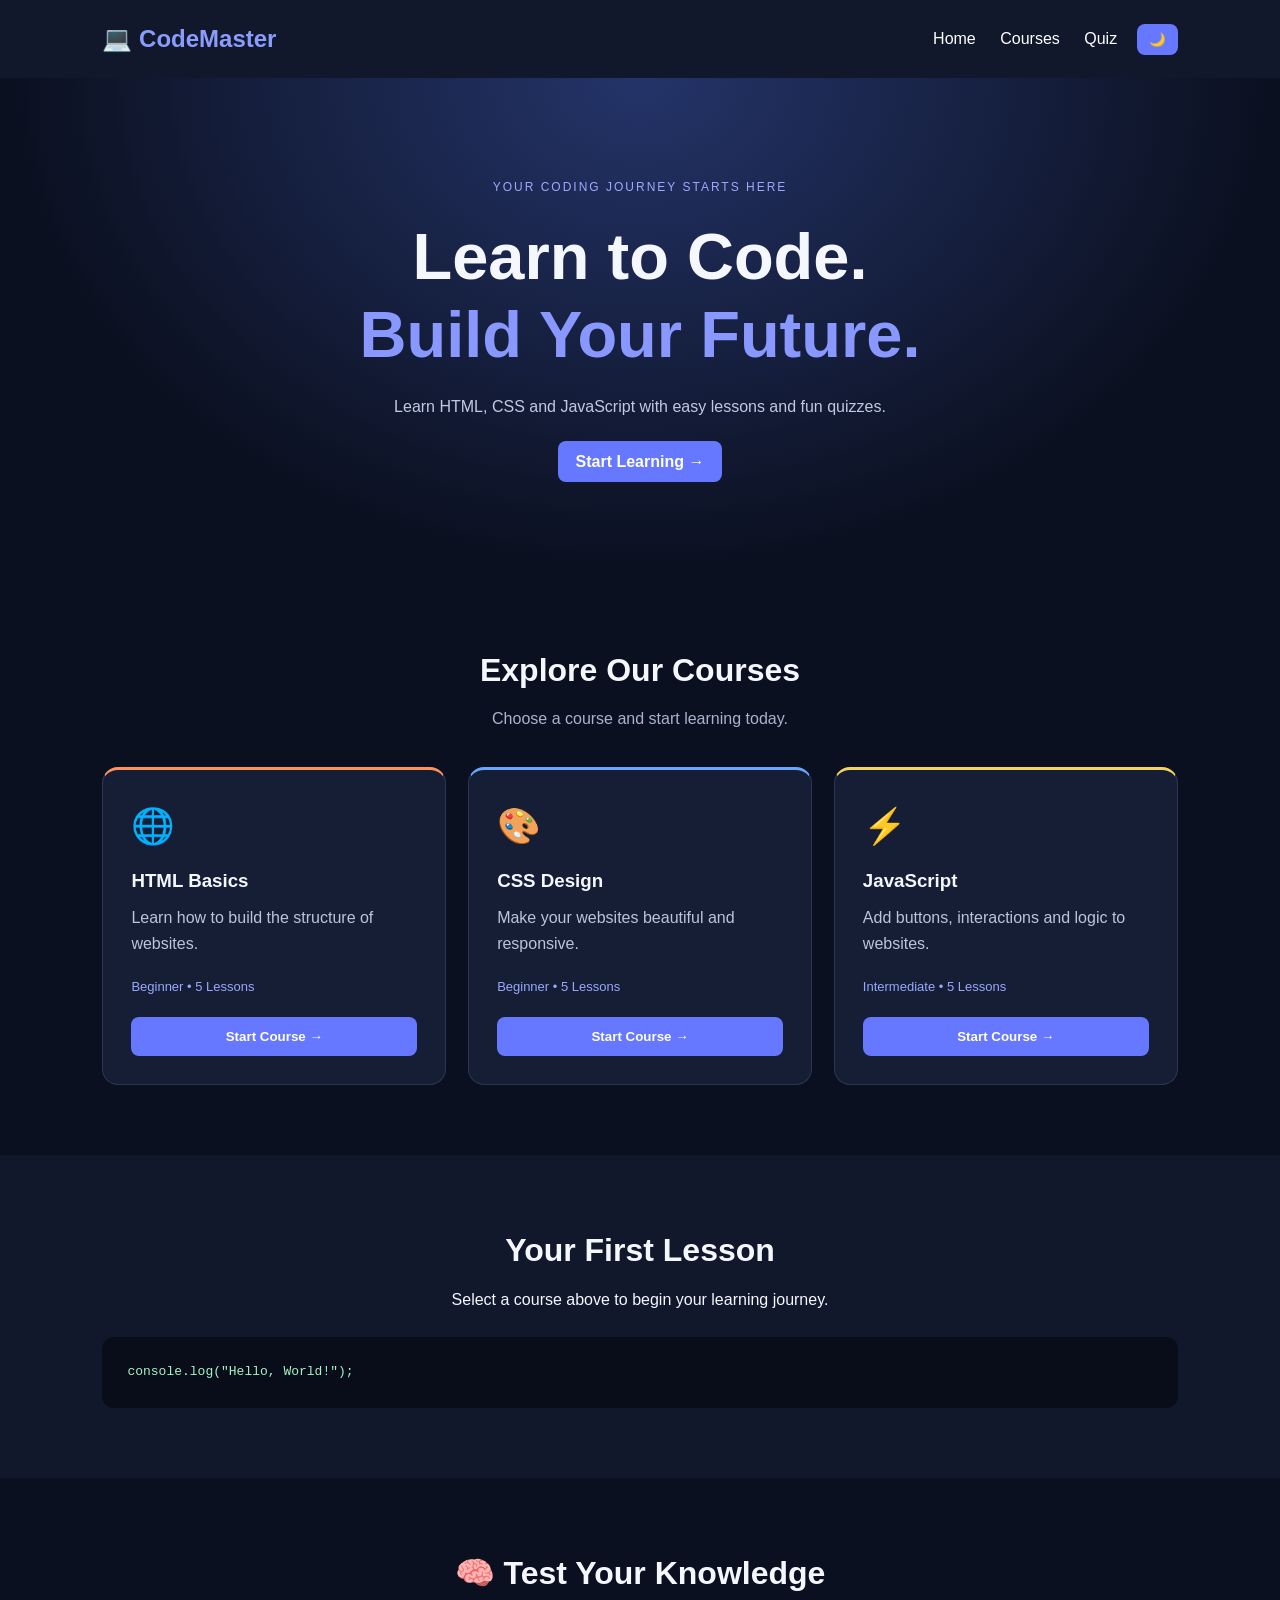
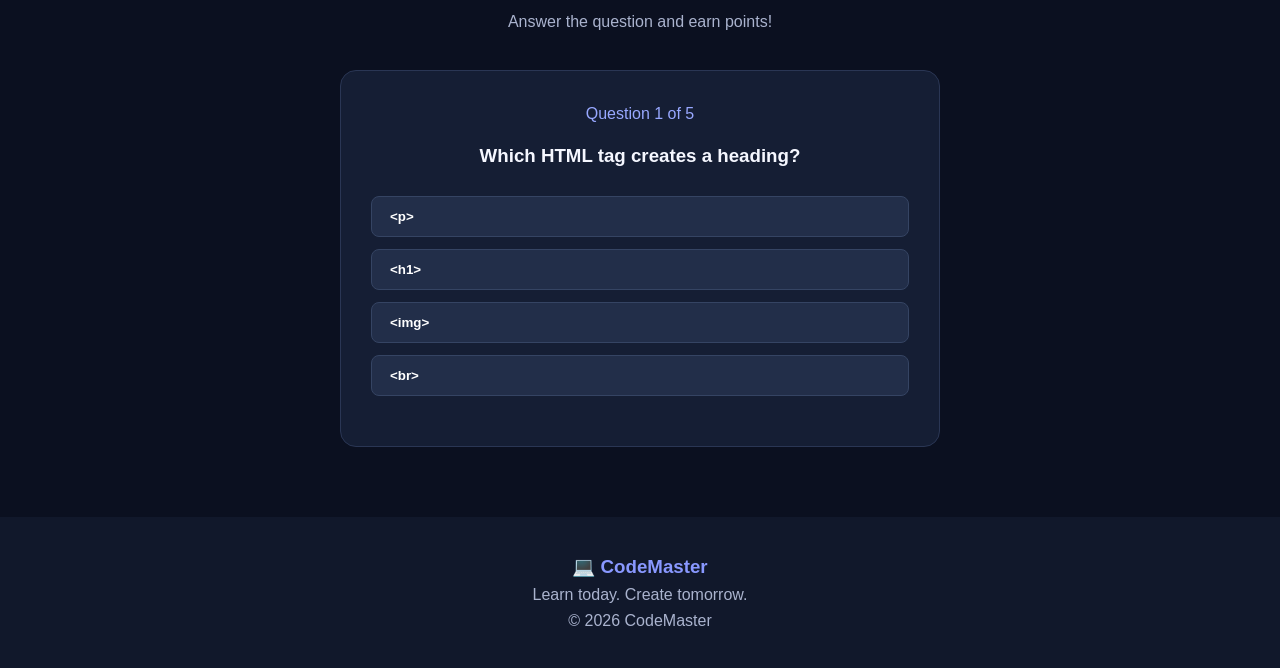
<file: index.html>
<!DOCTYPE html>
<html lang="en">
<head>
  <meta charset="UTF-8">
  <meta name="viewport" content="width=device-width, initial-scale=1.0">
  <title>CodeMaster | Learn Coding</title>
  <link rel="stylesheet" href="style.css">
</head>
<body>

  <nav class="navbar">
    <h2>💻 CodeMaster</h2>
    <div>
      <a href="#home">Home</a>
      <a href="#courses">Courses</a>
      <a href="#quiz">Quiz</a>
      <button id="themeBtn">🌙</button>
    </div>
  </nav>

  <header class="hero" id="home">
    <p class="tag">YOUR CODING JOURNEY STARTS HERE</p>
    <h1>Learn to Code.<br><span>Build Your Future.</span></h1>
    <p>Learn HTML, CSS and JavaScript with easy lessons and fun quizzes.</p>
    <a class="main-btn" href="#courses">Start Learning →</a>
  </header>

  <section class="courses" id="courses">
    <h2>Explore Our Courses</h2>
    <p class="subtitle">Choose a course and start learning today.</p>

    <div class="course-grid">
      <div class="course-card html">
        <div class="course-icon">🌐</div>
        <h3>HTML Basics</h3>
        <p>Learn how to build the structure of websites.</p>
        <span>Beginner • 5 Lessons</span>
        <button onclick="startLesson('HTML')">Start Course →</button>
      </div>

      <div class="course-card css">
        <div class="course-icon">🎨</div>
        <h3>CSS Design</h3>
        <p>Make your websites beautiful and responsive.</p>
        <span>Beginner • 5 Lessons</span>
        <button onclick="startLesson('CSS')">Start Course →</button>
      </div>

      <div class="course-card js">
        <div class="course-icon">⚡</div>
        <h3>JavaScript</h3>
        <p>Add buttons, interactions and logic to websites.</p>
        <span>Intermediate • 5 Lessons</span>
        <button onclick="startLesson('JavaScript')">Start Course →</button>
      </div>
    </div>
  </section>

  <section class="lesson-section" id="lesson">
    <h2 id="lessonTitle">Your First Lesson</h2>
    <p id="lessonText">Select a course above to begin your learning journey.</p>
    <pre><code id="lessonCode">console.log("Hello, World!");</code></pre>
  </section>

  <section class="quiz-section" id="quiz">
    <h2>🧠 Test Your Knowledge</h2>
    <p class="subtitle">Answer the question and earn points!</p>

    <div class="quiz-card">
      <p id="questionCount">Question 1</p>
      <h3 id="question">Which HTML tag creates a heading?</h3>
      <div id="answers" class="answers"></div>
      <p id="feedback"></p>
      <button id="nextBtn" class="main-btn" hidden>Next Question →</button>
      <h3 id="result"></h3>
      <button id="restartBtn" hidden>Try Again</button>
    </div>
  </section>

  <footer>
    <h3>💻 CodeMaster</h3>
    <p>Learn today. Create tomorrow.</p>
    <p>© 2026 CodeMaster</p>
  </footer>

  <script src="script.js"></script>
</body>
</html>
<head>
    <meta name="google-site-verification" content="VGcpVhA3ymR2YVEgShMHzhZ1RiFO0fMAqjXEGzg9Th8" />
</file>
<file: style.css>
* {
  margin: 0;
  padding: 0;
  box-sizing: border-box;
}

html {
  scroll-behavior: smooth;
}

body {
  font-family: Arial, sans-serif;
  background: #0b1020;
  color: #f5f7ff;
  line-height: 1.6;
}

.navbar {
  display: flex;
  justify-content: space-between;
  align-items: center;
  padding: 20px 8%;
  background: #11182b;
  position: sticky;
  top: 0;
  z-index: 10;
}

.navbar h2 {
  color: #8b9cff;
}

.navbar a {
  color: white;
  text-decoration: none;
  margin-left: 20px;
}

button, .main-btn {
  cursor: pointer;
  border: none;
  border-radius: 8px;
  padding: 12px 18px;
  background: #6678ff;
  color: white;
  font-weight: bold;
  text-decoration: none;
}

#themeBtn {
  margin-left: 15px;
  padding: 8px 12px;
}

.hero {
  text-align: center;
  padding: 100px 20px;
  background: radial-gradient(ellipse at top, #243469, #0b1020 70%);
}

.tag {
  color: #9baaff;
  letter-spacing: 2px;
  font-size: 12px;
  margin-bottom: 20px;
}

.hero h1 {
  font-size: clamp(38px, 6vw, 65px);
  line-height: 1.2;
  margin-bottom: 20px;
}

.hero h1 span {
  color: #8998ff;
}

.hero p:not(.tag) {
  color: #c2c9df;
  margin-bottom: 30px;
}

.courses, .quiz-section, .lesson-section {
  padding: 70px 8%;
  text-align: center;
}

.courses h2, .quiz-section h2,
.lesson-section h2 {
  font-size: 32px;
  margin-bottom: 10px;
}

.subtitle {
  color: #aab3ce;
  margin-bottom: 35px;
}

.course-grid {
  display: grid;
  grid-template-columns: repeat(3, 1fr);
  gap: 22px;
  margin-top: 35px;
}

.course-card {
  background: #151e34;
  border: 1px solid #2a3654;
  border-radius: 16px;
  padding: 28px;
  text-align: left;
  transition: transform 0.2s;
}

.course-card:hover {
  transform: translateY(-6px);
}

.course-icon {
  font-size: 35px;
  margin-bottom: 12px;
}

.course-card h3 {
  margin-bottom: 10px;
}

.course-card p {
  color: #bac4dd;
  margin-bottom: 20px;
}

.course-card span {
  display: block;
  color: #98a8ff;
  font-size: 13px;
  margin-bottom: 20px;
}

.course-card button {
  width: 100%;
}

.html {
  border-top: 3px solid #ff935b;
}

.css {
  border-top: 3px solid #69a7ff;
}

.js {
  border-top: 3px solid #f4d35e;
}

.lesson-section {
  background: #11182b;
}

.lesson-section pre {
  background: #080d19;
  color: #a6f3c5;
  padding: 25px;
  border-radius: 12px;
  text-align: left;
  overflow-x: auto;
  margin-top: 25px;
}

.quiz-card {
  max-width: 600px;
  margin: auto;
  background: #151e34;
  padding: 30px;
  border-radius: 16px;
  border: 1px solid #2a3654;
}

#questionCount {
  color: #98a8ff;
  margin-bottom: 15px;
}

.answers {
  display: grid;
  gap: 12px;
  margin-top: 25px;
}

.answers button {
  background: #222e49;
  border: 1px solid #354463;
  text-align: left;
}

.answers button:hover {
  background: #344574;
}

#feedback {
  margin: 20px 0;
}

#result {
  margin-top: 20px;
  color: #a6f3c5;
}

footer {
  text-align: center;
  padding: 35px;
  background: #11182b;
  color: #aab3ce;
}

footer h3 {
  color: #8998ff;
}

body.light {
  background: #f3f6ff;
  color: #17203a;
}

body.light .navbar,
body.light .lesson-section,
body.light footer {
  background: #e4eaff;
}

body.light .navbar a {
  color: #17203a;
}

body.light .course-card,
body.light .quiz-card {
  background: white;
  border-color: #d4dcf0;
}

body.light .course-card p,
body.light .subtitle {
  color: #59647e;
}

body.light .answers button {
  background: #edf1ff;
  color: #17203a;
}

body.light .hero {
  background: radial-gradient(ellipse at top, #dce4ff, #f3f6ff 75%);
}

body.light .hero p:not(.tag) {
  color: #59647e;
}

@media (max-width: 800px) {
  .course-grid {
    grid-template-columns: 1fr;
  }

  .navbar {
    padding: 15px 5%;
    flex-wrap: wrap;
    gap: 15px;
  }

  .navbar a {
    margin-left: 8px;
  }

  .hero {
    padding: 75px 20px;
  }

  .courses, .quiz-section, .lesson-section {
    padding: 50px 5%;
  }
}
</file>
